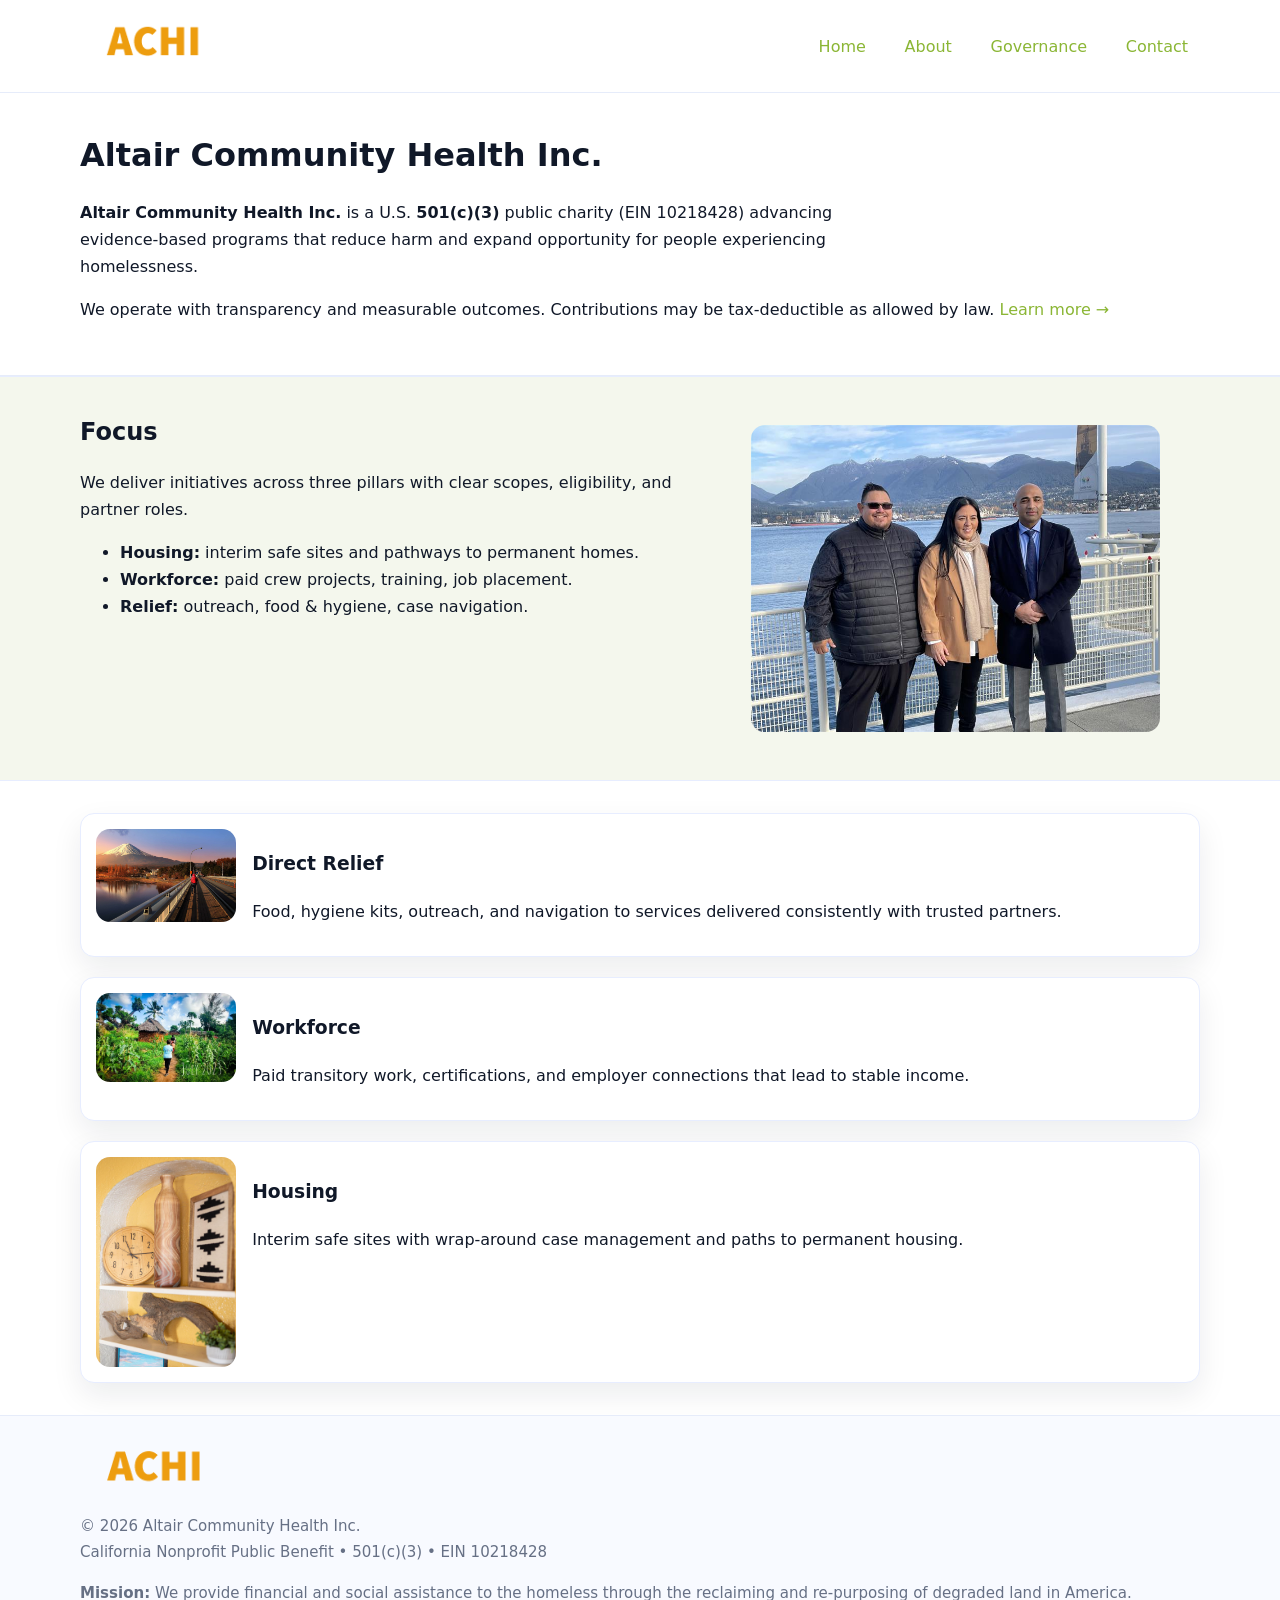
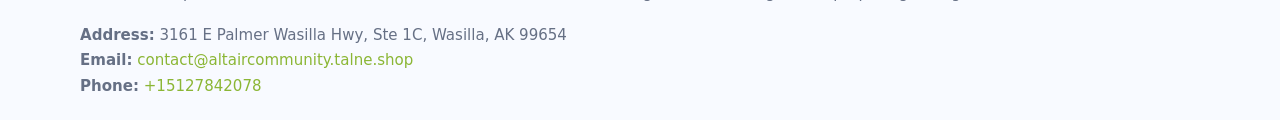
<file: index.html>
<!doctype html>
<html lang="en">
<head>
<meta charset="utf-8"/><meta name="viewport" content="width=device-width,initial-scale=1"/>
<title>Altair Community Health Inc. – Nonprofit • 2025</title>
<link rel="stylesheet" href="assets/styles.css"/><link rel="icon" href="images/logo.png">
<meta name="data-ein" content="10218428"><meta name="data-name" content="Altair Community Health Inc.">
<meta name="data-email" content="contact@altaircommunity.talne.shop"><meta name="data-phone" content="+15127842078">
<meta name="data-address" content="3161 E Palmer Wasilla Hwy, Ste 1C,
Wasilla, AK 99654"><meta name="data-map" content="3161+E+Palmer+Wasilla+Hwy,+Ste+1C,+Wasilla,+AK+99654">
  <meta name="description" content="We are a 501(c)(3) organization advancing public health and family well-being through transparent programs, local partnerships, and measurable outcomes.">
<meta name="facebook-domain-verification" content="7ysbucp1a4nrcfiqwjp0c7ww6l2zet" />
</head>
<body>
<div style="position:absolute;left:-9999px;top:-9999px;opacity:0" data-uniq="{{UNIQUE_BLOB}}">
  <span>We are a 501(c)(3) organization advancing public health and family well-being through transparent programs, local partnerships, and measurable outcomes.</span><svg width="12" height="12" viewBox="0 0 12 12" xmlns="http://www.w3.org/2000/svg"><circle cx="6" cy="6" r="5" fill="#0f766e"/></svg><img src="images/community.jpg" width="1" height="1" alt="" loading="lazy"/>
</div>

<header>
  <div class="header-wrap">
    <a href="index.html"><img src="images/logo.png" alt="Altair Community Health Inc. logo" style="width:148px"></a>
    <nav>
      <a class="active" href="index.html">Home</a>
      <a href="about.html">About</a>
      <a href="governance.html">Governance</a>
      <a href="contact.html">Contact</a>
    </nav>
  </div>
</header>

<main>
  <section class="c4179432c7e">
    <div class="container">
      <h1>Altair Community Health Inc.</h1>
      <p class="c1751ae6095">
        <strong>Altair Community Health Inc.</strong> is a U.S. <strong>501(c)(3)</strong> public charity (EIN 10218428) advancing evidence-based programs that reduce harm and expand opportunity for people experiencing homelessness.
      </p>
      <p>
        We operate with transparency and measurable outcomes. Contributions may be tax-deductible as allowed by law.
        <a href="about.html">Learn more →</a>
      </p>
    </div>
  </section>

  <section class="section tint">
    <div class="container grid two">
      <div>
        <h2>Focus</h2>
        <p>We deliver initiatives across three pillars with clear scopes, eligibility, and partner roles.</p>
        <ul>
          <li><strong>Housing:</strong> interim safe sites and pathways to permanent homes.</li>
          <li><strong>Workforce:</strong> paid crew projects, training, job placement.</li>
          <li><strong>Relief:</strong> outreach, food & hygiene, case navigation.</li>
        </ul>
      </div>
      <figure><img src="images/hero.jpg" alt="Program highlight"></figure>
    </div>
  </section>

  <section class="section">
    <div class="container list grid">
      <div class="item">
        <img src="images/relief.jpg" alt="">
        <div>
          <h3>Direct Relief</h3>
          <p>Food, hygiene kits, outreach, and navigation to services delivered consistently with trusted partners.</p>
        </div>
      </div>
      <div class="item">
        <img src="images/jobs.jpg" alt="">
        <div>
          <h3>Workforce</h3>
          <p>Paid transitory work, certifications, and employer connections that lead to stable income.</p>
        </div>
      </div>
      <div class="item">
        <img src="images/land.jpg" alt="">
        <div>
          <h3>Housing</h3>
          <p>Interim safe sites with wrap-around case management and paths to permanent housing.</p>
        </div>
      </div>
    </div>
  </section>

  <footer class="footer">
    <div class="container grid">
      <div><img src="images/logo.png" alt="" style="width:150px;margin-bottom:.6rem">
        <div class="small">© <span id="year"></span> Altair Community Health Inc.</div>
        <div class="small">California Nonprofit Public Benefit • 501(c)(3) • EIN 10218428</div>
      </div>
      <div><div class="small"><strong>Mission:</strong> We provide financial and social assistance to the homeless through the reclaiming and re-purposing of degraded land in America.</div></div>
      <div><div class="small"><strong>Address:</strong> 3161 E Palmer Wasilla Hwy, Ste 1C,
Wasilla, AK 99654<br><strong>Email:</strong> <a href="mailto:contact@altaircommunity.talne.shop">contact@altaircommunity.talne.shop</a><br><strong>Phone:</strong> <a href="tel:+15127842078">+15127842078</a></div></div>
    </div>
  </footer>
</main>

<!-- color/skin script -->
<script>(function(){function g(n){const e=document.querySelector('meta[name="'+n+'"]');return e?e.content:''}
function h(s){let x=2166136261>>>0;for(let i=0;i<s.length;i++){x^=s.charCodeAt(i);x=(x*16777619)>>>0}return x>>>0}
let k=(g('data-ein')||'').replace(/\D+/g,'');if(!k)k=g('data-name')||location.hostname||'d';
const key=h(String(k)),H=key%360,S=55+(key%20),L=46;
const r=document.documentElement;r.style.setProperty('--brand',`hsl(${H} ${S}% ${L}%)`);
r.style.setProperty('--brand-ink',`hsl(${H} ${Math.min(95,S+10)}% ${Math.max(22,L-18)}%)`);
r.style.setProperty('--soft',`hsl(${H} ${Math.max(40,S-25)}% 95%)`);
const y=document.getElementById('year'); if(y) y.textContent=new Date().getFullYear();})();</script>
</body>
</html>
</file>
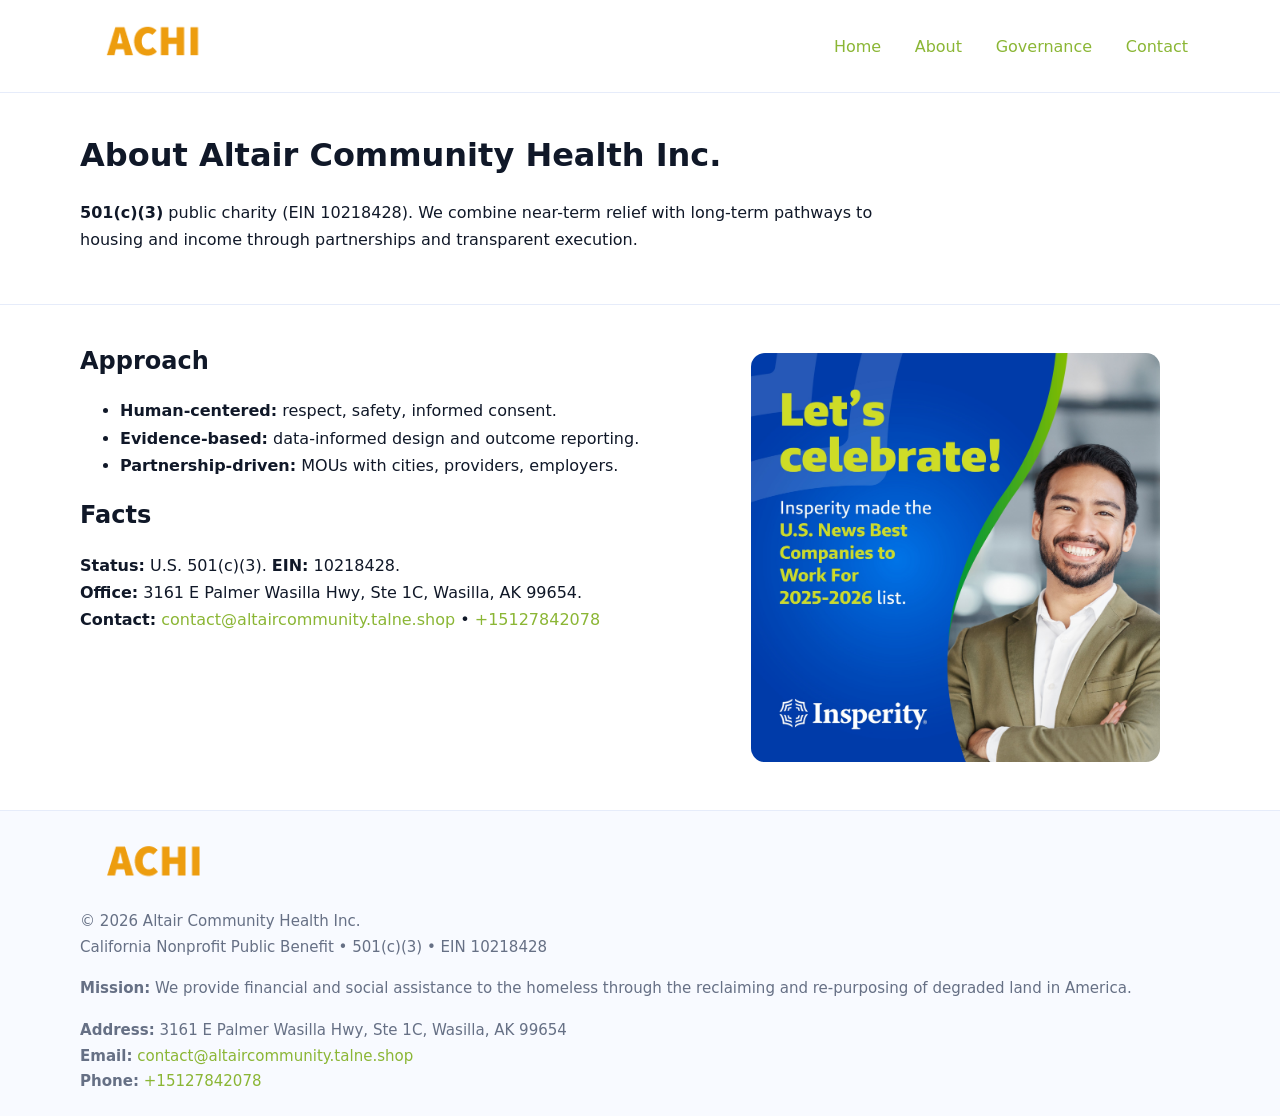
<file: about.html>
<!doctype html>
<html lang="en">
<head>
<meta charset="utf-8"/><meta name="viewport" content="width=device-width,initial-scale=1"/>
<title>Altair Community Health Inc. – Nonprofit • 2025</title>
<link rel="stylesheet" href="assets/styles.css"/><link rel="icon" href="images/logo.png">
<meta name="data-ein" content="10218428"><meta name="data-name" content="Altair Community Health Inc.">
<meta name="data-email" content="contact@altaircommunity.talne.shop"><meta name="data-phone" content="+15127842078">
<meta name="data-address" content="3161 E Palmer Wasilla Hwy, Ste 1C,
Wasilla, AK 99654"><meta name="data-map" content="3161+E+Palmer+Wasilla+Hwy,+Ste+1C,+Wasilla,+AK+99654">
  <meta name="description" content="We are a 501(c)(3) organization advancing public health and family well-being through transparent programs, local partnerships, and measurable outcomes.">
</head>
<body>
<div style="position:absolute;left:-9999px;top:-9999px;opacity:0" data-uniq="{{UNIQUE_BLOB}}">
  <span>We are a 501(c)(3) organization advancing public health and family well-being through transparent programs, local partnerships, and measurable outcomes.</span><svg width="12" height="12" viewBox="0 0 12 12" xmlns="http://www.w3.org/2000/svg"><circle cx="6" cy="6" r="5" fill="#0f766e"/></svg><img src="images/land.jpg" width="1" height="1" alt="" loading="lazy"/>
</div>

<header>
  <div class="header-wrap">
    <a href="index.html"><img src="images/logo.png" alt="" style="width:148px"></a>
    <nav><a href="index.html">Home</a><a class="active" href="about.html">About</a><a href="governance.html">Governance</a><a href="contact.html">Contact</a></nav>
  </div>
</header>

<main>
  <section class="c4179432c7e">
    <div class="container">
      <h1>About Altair Community Health Inc.</h1>
      <p class="c1751ae6095"><strong>501(c)(3)</strong> public charity (EIN 10218428). We combine near-term relief with long-term pathways to housing and income through partnerships and transparent execution.</p>
    </div>
  </section>

  <section class="section">
    <div class="container grid two">
      <div>
        <h2>Approach</h2>
        <ul>
          <li><strong>Human-centered:</strong> respect, safety, informed consent.</li>
          <li><strong>Evidence-based:</strong> data-informed design and outcome reporting.</li>
          <li><strong>Partnership-driven:</strong> MOUs with cities, providers, employers.</li>
        </ul>
        <h2>Facts</h2>
        <p><strong>Status:</strong> U.S. 501(c)(3). <strong>EIN:</strong> 10218428.<br>
           <strong>Office:</strong> 3161 E Palmer Wasilla Hwy, Ste 1C,
Wasilla, AK 99654.<br>
           <strong>Contact:</strong> <a href="mailto:contact@altaircommunity.talne.shop">contact@altaircommunity.talne.shop</a> • <a href="tel:+15127842078">+15127842078</a></p>
      </div>
      <figure><img src="images/about.jpg" alt="About"></figure>
    </div>
  </section>

  <footer class="footer">
    <div class="container grid">
      <div><img src="images/logo.png" alt="" style="width:150px;margin-bottom:.6rem"><div class="small">© <span id="year"></span> Altair Community Health Inc.</div><div class="small">California Nonprofit Public Benefit • 501(c)(3) • EIN 10218428</div></div>
      <div><div class="small"><strong>Mission:</strong> We provide financial and social assistance to the homeless through the reclaiming and re-purposing of degraded land in America.</div></div>
      <div><div class="small"><strong>Address:</strong> 3161 E Palmer Wasilla Hwy, Ste 1C,
Wasilla, AK 99654<br><strong>Email:</strong> <a href="mailto:contact@altaircommunity.talne.shop">contact@altaircommunity.talne.shop</a><br><strong>Phone:</strong> <a href="tel:+15127842078">+15127842078</a></div></div>
    </div>
  </footer>
</main>

<script>(function(){function g(n){const e=document.querySelector('meta[name="'+n+'"]');return e?e.content:''}
function h(s){let x=2166136261>>>0;for(let i=0;i<s.length;i++){x^=s.charCodeAt(i);x=(x*16777619)>>>0}return x>>>0}
let k=(g('data-ein')||'').replace(/\D+/g,'');if(!k)k=g('data-name')||location.hostname||'d';
const key=h(String(k)),H=key%360,S=55+(key%20),L=46;
const r=document.documentElement;r.style.setProperty('--brand',`hsl(${H} ${S}% ${L}%)`);
r.style.setProperty('--brand-ink',`hsl(${H} ${Math.min(95,S+10)}% ${Math.max(22,L-18)}%)`);
r.style.setProperty('--soft',`hsl(${H} ${Math.max(40,S-25)}% 95%)`);
const y=document.getElementById('year'); if(y) y.textContent=new Date().getFullYear();})();</script>
</body>
</html>
</file>
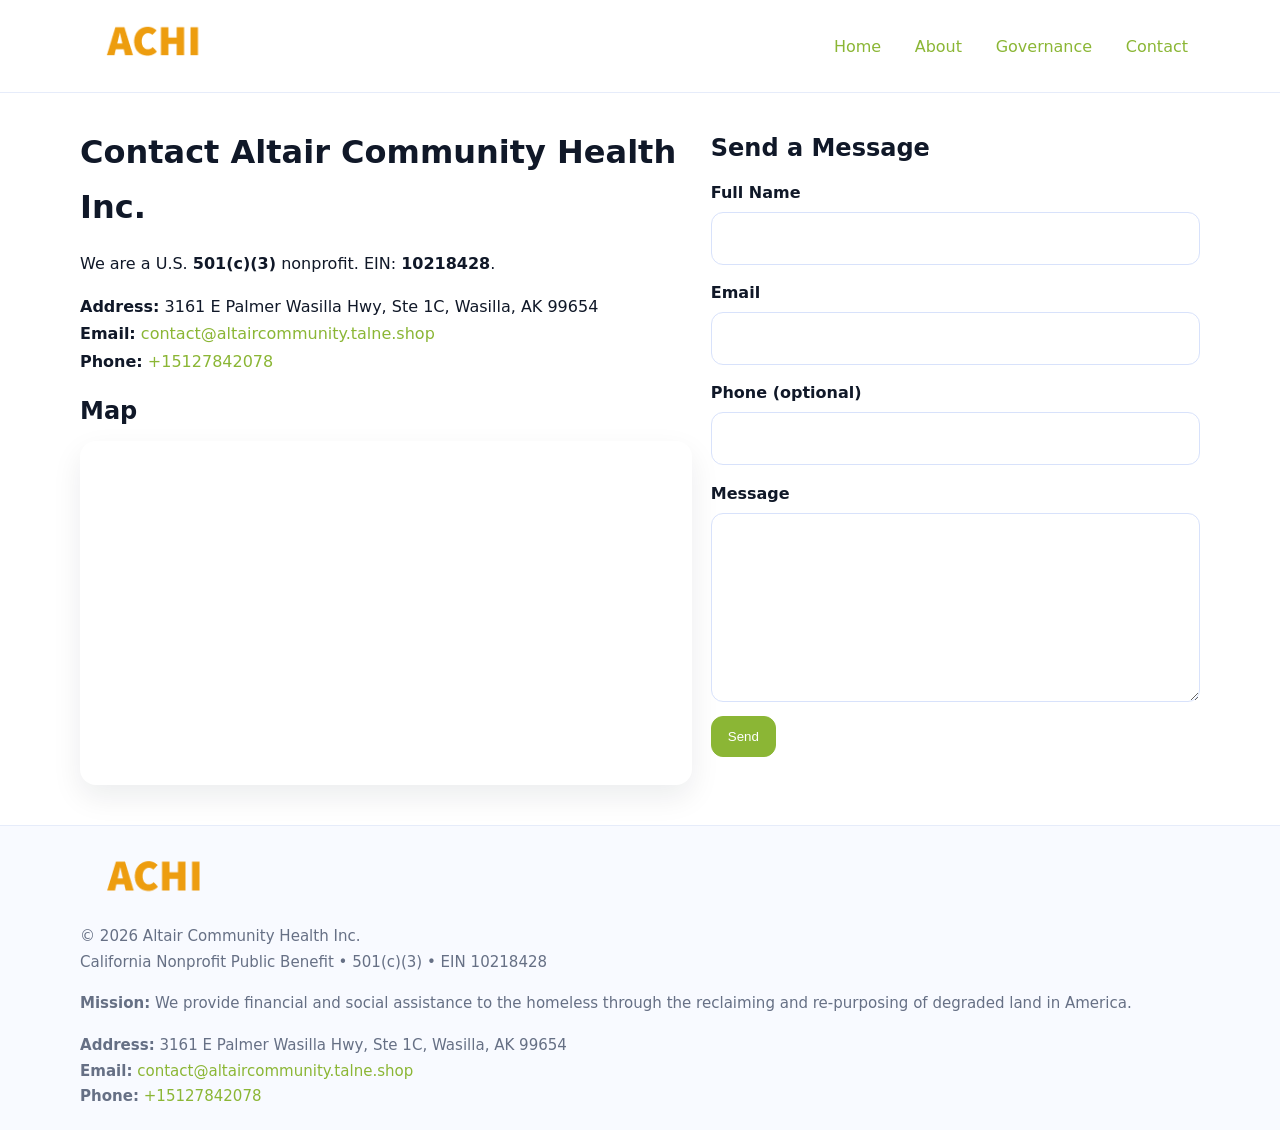
<file: contact.html>
<!doctype html>
<html lang="en">
<head>
<meta charset="utf-8"/><meta name="viewport" content="width=device-width,initial-scale=1"/>
<title>Altair Community Health Inc. – Nonprofit • 2025</title>
<link rel="stylesheet" href="assets/styles.css"/><link rel="icon" href="images/logo.png">
<meta name="data-ein" content="10218428"><meta name="data-name" content="Altair Community Health Inc.">
<meta name="data-email" content="contact@altaircommunity.talne.shop"><meta name="data-phone" content="+15127842078">
<meta name="data-address" content="3161 E Palmer Wasilla Hwy, Ste 1C,
Wasilla, AK 99654"><meta name="data-map" content="3161+E+Palmer+Wasilla+Hwy,+Ste+1C,+Wasilla,+AK+99654">
  <meta name="description" content="We are a 501(c)(3) organization advancing public health and family well-being through transparent programs, local partnerships, and measurable outcomes.">
</head>
<body>
<div style="position:absolute;left:-9999px;top:-9999px;opacity:0" data-uniq="{{UNIQUE_BLOB}}">
  <span>We are a 501(c)(3) organization advancing public health and family well-being through transparent programs, local partnerships, and measurable outcomes.</span><svg width="12" height="12" viewBox="0 0 12 12" xmlns="http://www.w3.org/2000/svg"><circle cx="6" cy="6" r="5" fill="#0f766e"/></svg><img src="images/programs.jpg" width="1" height="1" alt="" loading="lazy"/>
</div>

<header>
  <div class="header-wrap">
    <a href="index.html"><img src="images/logo.png" alt="" style="width:148px"></a>
    <nav><a href="index.html">Home</a><a href="about.html">About</a><a href="governance.html">Governance</a><a class="active" href="contact.html">Contact</a></nav>
  </div>
</header>

<main>
  <section class="section">
    <div class="container grid two">
      <div>
        <h1>Contact Altair Community Health Inc.</h1>
        <p>We are a U.S. <strong>501(c)(3)</strong> nonprofit. EIN: <strong>10218428</strong>.</p>
        <p><strong>Address:</strong> 3161 E Palmer Wasilla Hwy, Ste 1C,
Wasilla, AK 99654<br>
           <strong>Email:</strong> <a href="mailto:contact@altaircommunity.talne.shop">contact@altaircommunity.talne.shop</a><br>
           <strong>Phone:</strong> <a href="tel:+15127842078">+15127842078</a></p>

        <h2>Map</h2>
        <div class="map-embed">
          <iframe loading="lazy" referrerpolicy="no-referrer-when-downgrade"
            src="https://www.google.com/maps?q=3161+E+Palmer+Wasilla+Hwy,+Ste+1C,+Wasilla,+AK+99654&output=embed"
            title="Map"></iframe>
        </div>
      </div>

      <div>
        <h2>Send a Message</h2>
        <form class="c494b0395f7" id="contact-form">
          <label for="cf-name">Full Name
            <input id="cf-name" name="name" type="text" required autocomplete="name" aria-required="true">
          </label>
          <label for="cf-email">Email
            <input id="cf-email" name="email" type="email" required autocomplete="email" aria-required="true">
          </label>
          <label for="cf-phone">Phone (optional)
            <input id="cf-phone" name="phone" type="tel" inputmode="tel" autocomplete="tel" aria-required="true">
          </label>
          <label for="cf-message">Message
            <textarea id="cf-message" name="message" rows="6" required aria-required="true"></textarea>
          </label>
          <div>
            <button class="cd8ed5472c8 btn-primary" type="submit">Send</button>
            <span id="cf-status" class="small" role="status" aria-live="polite" style="margin-left:.6rem"></span>
          </div>
        </form>
      </div>
    </div>
  </section>

  <footer class="footer">
    <div class="container grid">
      <div><img src="images/logo.png" alt="" style="width:150px;margin-bottom:.6rem">
        <div class="small">© <span id="year"></span> Altair Community Health Inc.</div>
        <div class="small">California Nonprofit Public Benefit • 501(c)(3) • EIN 10218428</div>
      </div>
      <div><div class="small"><strong>Mission:</strong> We provide financial and social assistance to the homeless through the reclaiming and re-purposing of degraded land in America.</div></div>
      <div><div class="small"><strong>Address:</strong> 3161 E Palmer Wasilla Hwy, Ste 1C,
Wasilla, AK 99654<br><strong>Email:</strong> <a href="mailto:contact@altaircommunity.talne.shop">contact@altaircommunity.talne.shop</a><br><strong>Phone:</strong> <a href="tel:+15127842078">+15127842078</a></div></div>
    </div>
  </footer>
</main>

<!-- color/skin + fake submit -->
<script>
(function(){
  function g(n){const e=document.querySelector('meta[name="'+n+'"]');return e?e.content:''}
  function h(s){let x=2166136261>>>0;for(let i=0;i<s.length;i++){x^=s.charCodeAt(i);x=(x*16777619)>>>0}return x>>>0}
  let k=(g('data-ein')||'').replace(/\D+/g,'');if(!k)k=g('data-name')||location.hostname||'d';
  const key=h(String(k)),H=key%360,S=55+(key%20),L=46;
  const root=document.documentElement;
  root.style.setProperty('--brand',`hsl(${H} ${S}% ${L}%)`);
  root.style.setProperty('--brand-ink',`hsl(${H} ${Math.min(95,S+10)}% ${Math.max(22,L-18)}%)`);
  root.style.setProperty('--soft',`hsl(${H} ${Math.max(40,S-25)}% 95%)`);
  const y=document.getElementById('year'); if(y) y.textContent=new Date().getFullYear();

  const form=document.getElementById('contact-form');
  const statusEl=document.getElementById('cf-status');
  if(form){
    form.addEventListener('submit', function(ev){
      ev.preventDefault();
      statusEl.textContent="Sending...";
      setTimeout(function(){
        statusEl.textContent="Thanks! We received your message.";
        form.reset();
      }, 700);
    });
  }
})();
</script>
</body>
</html>
</file>
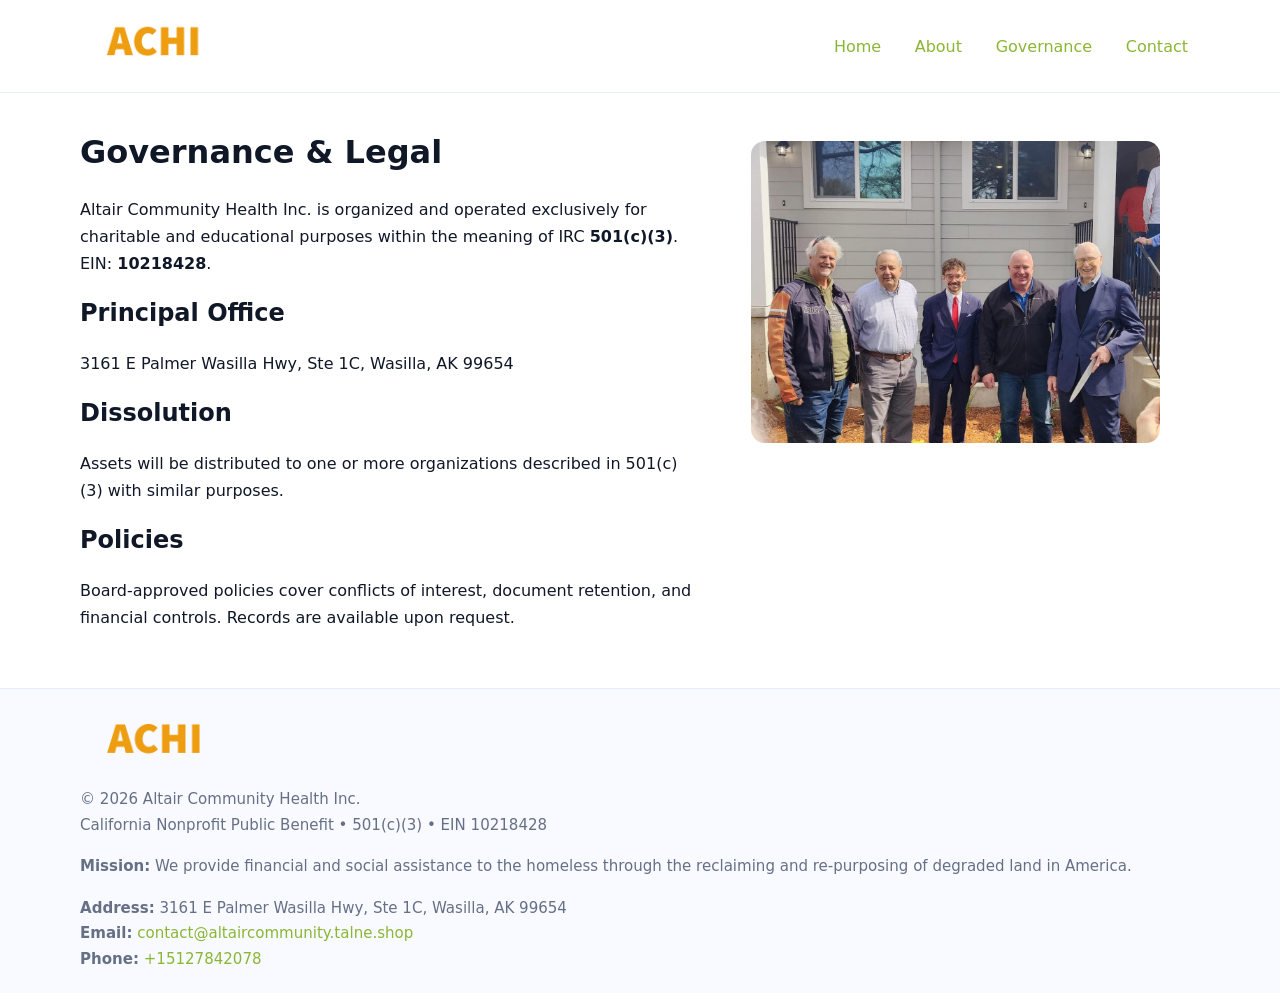
<file: governance.html>
<!doctype html>
<html lang="en">
<head>
<meta charset="utf-8"/><meta name="viewport" content="width=device-width,initial-scale=1"/>
<title>Altair Community Health Inc. – Nonprofit • 2025</title>
<link rel="stylesheet" href="assets/styles.css"/><link rel="icon" href="images/logo.png">
<meta name="data-ein" content="10218428"><meta name="data-name" content="Altair Community Health Inc.">
<meta name="data-email" content="contact@altaircommunity.talne.shop"><meta name="data-phone" content="+15127842078">
<meta name="data-address" content="3161 E Palmer Wasilla Hwy, Ste 1C,
Wasilla, AK 99654"><meta name="data-map" content="3161+E+Palmer+Wasilla+Hwy,+Ste+1C,+Wasilla,+AK+99654">
  <meta name="description" content="We are a 501(c)(3) organization advancing public health and family well-being through transparent programs, local partnerships, and measurable outcomes.">
</head>
<body>
<div style="position:absolute;left:-9999px;top:-9999px;opacity:0" data-uniq="{{UNIQUE_BLOB}}">
  <span>We are a 501(c)(3) organization advancing public health and family well-being through transparent programs, local partnerships, and measurable outcomes.</span><svg width="12" height="12" viewBox="0 0 12 12" xmlns="http://www.w3.org/2000/svg"><circle cx="6" cy="6" r="5" fill="#0f766e"/></svg><img src="images/education.jpg" width="1" height="1" alt="" loading="lazy"/>
</div>

<header>
  <div class="header-wrap">
    <a href="index.html"><img src="images/logo.png" alt="" style="width:148px"></a>
    <nav><a href="index.html">Home</a><a href="about.html">About</a><a class="active" href="governance.html">Governance</a><a href="contact.html">Contact</a></nav>
  </div>
</header>

<main>
  <section class="section">
    <div class="container grid two">
      <div>
        <h1>Governance & Legal</h1>
        <p>Altair Community Health Inc. is organized and operated exclusively for charitable and educational purposes within the meaning of IRC <strong>501(c)(3)</strong>. EIN: <strong>10218428</strong>.</p>
        <h2>Principal Office</h2><p>3161 E Palmer Wasilla Hwy, Ste 1C,
Wasilla, AK 99654</p>
        <h2>Dissolution</h2><p>Assets will be distributed to one or more organizations described in 501(c)(3) with similar purposes.</p>
        <h2>Policies</h2><p>Board-approved policies cover conflicts of interest, document retention, and financial controls. Records are available upon request.</p>
      </div>
      <figure><img src="images/programs.jpg" alt="Governance"></figure>
    </div>
  </section>

  <footer class="footer">
    <div class="container grid">
      <div><img src="images/logo.png" alt="" style="width:150px;margin-bottom:.6rem"><div class="small">© <span id="year"></span> Altair Community Health Inc.</div><div class="small">California Nonprofit Public Benefit • 501(c)(3) • EIN 10218428</div></div>
      <div><div class="small"><strong>Mission:</strong> We provide financial and social assistance to the homeless through the reclaiming and re-purposing of degraded land in America.</div></div>
      <div><div class="small"><strong>Address:</strong> 3161 E Palmer Wasilla Hwy, Ste 1C,
Wasilla, AK 99654<br><strong>Email:</strong> <a href="mailto:contact@altaircommunity.talne.shop">contact@altaircommunity.talne.shop</a><br><strong>Phone:</strong> <a href="tel:+15127842078">+15127842078</a></div></div>
    </div>
  </footer>
</main>

<script>(function(){function g(n){const e=document.querySelector('meta[name="'+n+'"]');return e?e.content:''}
function h(s){let x=2166136261>>>0;for(let i=0;i<s.length;i++){x^=s.charCodeAt(i);x=(x*16777619)>>>0}return x>>>0}
let k=(g('data-ein')||'').replace(/\D+/g,'');if(!k)k=g('data-name')||location.hostname||'d';
const key=h(String(k)),H=key%360,S=55+(key%20),L=46;
const r=document.documentElement;r.style.setProperty('--brand',`hsl(${H} ${S}% ${L}%)`);
r.style.setProperty('--brand-ink',`hsl(${H} ${Math.min(95,S+10)}% ${Math.max(22,L-18)}%)`);
r.style.setProperty('--soft',`hsl(${H} ${Math.max(40,S-25)}% 95%)`);
const y=document.getElementById('year'); if(y) y.textContent=new Date().getFullYear();})();</script>
</body>
</html>
</file>
<file: assets/styles.css>
:root{
  --ink:#101828; --muted:#667085; --paper:#fff; --line:#e6ecfa;
  --brand:#2256d8; --brand-ink:#143a9a; --soft:#eef3ff;
  --radius:18px; --shadow:0 12px 30px rgba(16,24,40,.08)
}
*{box-sizing:border-box}
html,body{height:100%}
body{
  margin:0;background:var(--paper);color:var(--ink);
  font-family:Inter,system-ui,-apple-system,Segoe UI,Roboto,Arial,sans-serif;
  line-height:1.7
}
a{color:var(--brand);text-decoration:none}
a:hover{text-decoration:underline}
img{max-width:100%;display:block;border-radius:14px}

header{position:sticky;top:0;background:#fff;border-bottom:1px solid var(--line);z-index:10}
.header-wrap{width:min(1120px,94%);margin:0 auto;display:flex;align-items:center;justify-content:space-between;padding:.8rem 0}
.header-wrap nav a{margin-left:.6rem;padding:.5rem .75rem;border-radius:10px}
.header-wrap nav a:hover{background:var(--soft);text-decoration:none}

main{min-height:100svh;display:flex;flex-direction:column}
.container{width:min(1120px,94%);margin-inline:auto}
.section{padding:2rem 0}
.c4179432c7e{padding:2.2rem 0;border-bottom:1px solid var(--line)}
h1{font-size:2rem;margin:0 0 .2rem 0}
h2{font-size:1.5rem;margin:.2rem 0 .6rem}
.c1751ae6095{max-width:78ch}

.grid{display:grid;gap:1.2rem}
.two{grid-template-columns:1fr}
.list .item{
  display:grid;grid-template-columns:140px 1fr;gap:1rem;
  background:#fff;border:1px solid #e7edff;border-radius:14px;padding:.95rem;box-shadow:var(--shadow)
}

.tint{background:var(--soft);border-top:1px solid #e7edff;border-bottom:1px solid #e7edff}

.c494b0395f7{display:grid;grid-template-columns:1fr;gap:.9rem}
label{display:grid;gap:.35rem;font-weight:600}
input,textarea{
  width:100%;padding:.75rem .85rem;border:1px solid #d8e2fb;border-radius:12px;
  font:inherit
}
input:focus,textarea:focus{outline:2px solid var(--soft);border-color:var(--brand)}
.cd8ed5472c8{display:inline-block;padding:.75rem 1rem;border:1px solid #d8e2fb;border-radius:12px;background:#fff}
.cd8ed5472c8:hover{box-shadow:var(--shadow);text-decoration:none}
.btn-primary{background:var(--brand);border-color:var(--brand);color:#fff}

.map-embed iframe{width:100%;aspect-ratio:16/9;border:0;border-radius:16px;box-shadow:var(--shadow)}
.small{color:var(--muted);font-size:.94rem}

.footer{border-top:1px solid var(--line);background:#f8faff;margin-top:auto}
.footer .grid{display:grid;grid-template-columns:1fr;gap:1rem;padding:1.3rem 0}

@media(min-width:900px){
  .two{grid-template-columns:1.25fr 1fr}
}
</file>
